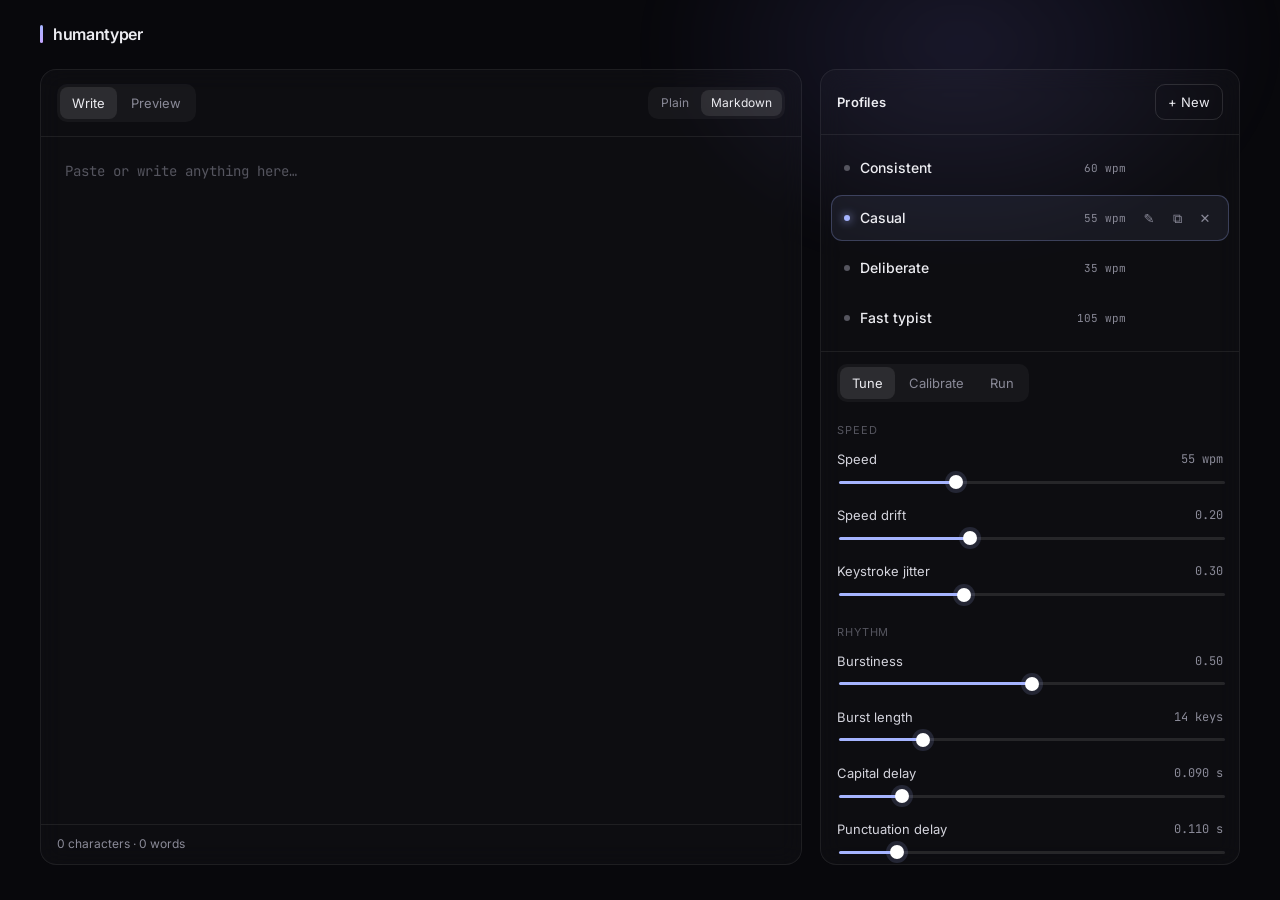
<file: index.html>
<!doctype html>
<html lang="en">
<head>
  <meta charset="utf-8">
  <meta name="viewport" content="width=device-width, initial-scale=1">
  <title>humantyper</title>
  <meta name="description" content="Paste text, tune a typing profile, calibrate it to your own rhythm and preview it typing.">
  <link rel="icon" href="data:image/svg+xml,%3Csvg xmlns='http://www.w3.org/2000/svg' viewBox='0 0 32 32'%3E%3Crect width='32' height='32' rx='9' fill='%2311111a'/%3E%3Crect x='14' y='8' width='4' height='16' rx='2' fill='%23a5b4ff'/%3E%3C/svg%3E">
  <link rel="preconnect" href="https://fonts.googleapis.com">
  <link rel="preconnect" href="https://fonts.gstatic.com" crossorigin>
  <link href="https://fonts.googleapis.com/css2?family=Inter:wght@400;500;600&family=JetBrains+Mono:wght@400;500&display=swap" rel="stylesheet">
  <link rel="stylesheet" href="styles.css">
</head>
<body>
  <div class="glow" aria-hidden="true"></div>

  <header class="top">
    <div class="brand"><span class="caret"></span>humantyper</div>
  </header>

  <main class="layout">
    <!-- ============================================================ text -->
    <section class="pane text-pane" aria-label="Text">
      <div class="pane-head">
        <div class="seg" role="tablist" id="viewTabs">
          <button class="on" data-view="write" role="tab">Write</button>
          <button data-view="preview" role="tab">Preview</button>
        </div>
        <div class="seg small" id="formatTabs" title="How the text is read">
          <button data-format="plain">Plain</button>
          <button data-format="markdown">Markdown</button>
        </div>
      </div>
      <div class="pane-body">
        <textarea id="text" spellcheck="false" placeholder="Paste or write anything here…"></textarea>
        <div id="preview" class="doc" hidden></div>
      </div>
      <div class="pane-foot">
        <span id="counts">0 characters · 0 words</span>
        <span id="estimate"></span>
      </div>
    </section>

    <!-- ============================================================ profiles -->
    <aside class="pane profile-pane" aria-label="Typing profiles">
      <div class="pane-head">
        <h2>Profiles</h2>
        <button class="ghost" id="newProfile" title="New profile">+ New</button>
      </div>
      <ul class="profiles" id="profileList"></ul>

      <div class="seg tabs" role="tablist" id="profileTabs">
        <button class="on" data-tab="tune" role="tab">Tune</button>
        <button data-tab="calibrate" role="tab">Calibrate</button>
        <button data-tab="run" role="tab">Run</button>
      </div>

      <!-- tune -->
      <div class="tab" id="tab-tune"></div>

      <!-- calibrate -->
      <div class="tab" id="tab-calibrate" hidden>
        <p class="hint">Type the prompt at your natural pace and fix mistakes the way you normally would. Your rhythm is measured only in this box and stays in your browser.</p>
        <div class="chips" id="promptChips"></div>
        <div class="prompt" id="promptView"></div>
        <textarea id="calInput" class="cal-input" spellcheck="false" autocomplete="off" placeholder="Start typing the prompt…"></textarea>
        <div class="row between">
          <span class="muted" id="calLive">Timing starts with your first key.</span>
          <button class="ghost" id="calRestart">Restart</button>
        </div>
        <div class="cal-data">
          <div class="meter"><span id="calMeter"></span></div>
          <div class="row between">
            <span class="muted" id="calStats">No sessions yet</span>
            <button class="ghost danger" id="calClear">Clear</button>
          </div>
          <button class="primary" id="calApply" disabled>Update profile from calibration</button>
          <p class="muted small" id="calResult"></p>
        </div>
      </div>

      <!-- run -->
      <div class="tab" id="tab-run" hidden>
        <div class="mock">
          <div class="mock-bar"><i></i><i></i><i></i><span>Untitled document</span></div>
          <div class="mock-doc doc" id="mockDoc"></div>
        </div>
        <div class="row between">
          <div class="row">
            <button class="primary icon" id="runPlay" title="Play">Play</button>
            <button class="ghost" id="runRestart">Restart</button>
          </div>
          <div class="seg small" id="runSpeed">
            <button class="on" data-speed="1">1×</button>
            <button data-speed="2">2×</button>
            <button data-speed="4">4×</button>
          </div>
        </div>
        <div class="stats">
          <div><b id="runWpm">–</b><span>wpm</span></div>
          <div><b id="runPct">0%</b><span>progress</span></div>
          <div><b id="runFix">0</b><span>fixes</span></div>
        </div>
        <div class="progress"><span id="runBar"></span></div>

        <div class="gdoc">
          <div class="row between">
            <h3>Type into Google Docs</h3>
            <span class="pill" id="gdocHelper">checking…</span>
          </div>
          <label class="typing-as">
            <span>Typing as</span>
            <select id="gdocProfile"></select>
          </label>
          <p class="muted" id="gdocProfileInfo"></p>
          <p class="hint" id="gdocHint">Open your Google Doc in another tab and click where the text should go. Then press the button: it switches to your doc and starts typing after 3 seconds. Press <b>Esc</b> in the doc, or Stop here, to stop.</p>
          <div class="row">
            <button class="primary" id="gdocStart">Type into Google Doc</button>
            <button class="ghost" id="gdocStop" hidden>Stop</button>
          </div>
          <p class="muted" id="gdocStatus"></p>
        </div>
      </div>
    </aside>
  </main>

  <script src="js/engine.js"></script>
  <script src="js/markdown.js"></script>
  <script src="js/calibration.js"></script>
  <script src="js/docs.js"></script>
  <script src="js/app.js"></script>
</body>
</html>
</file>
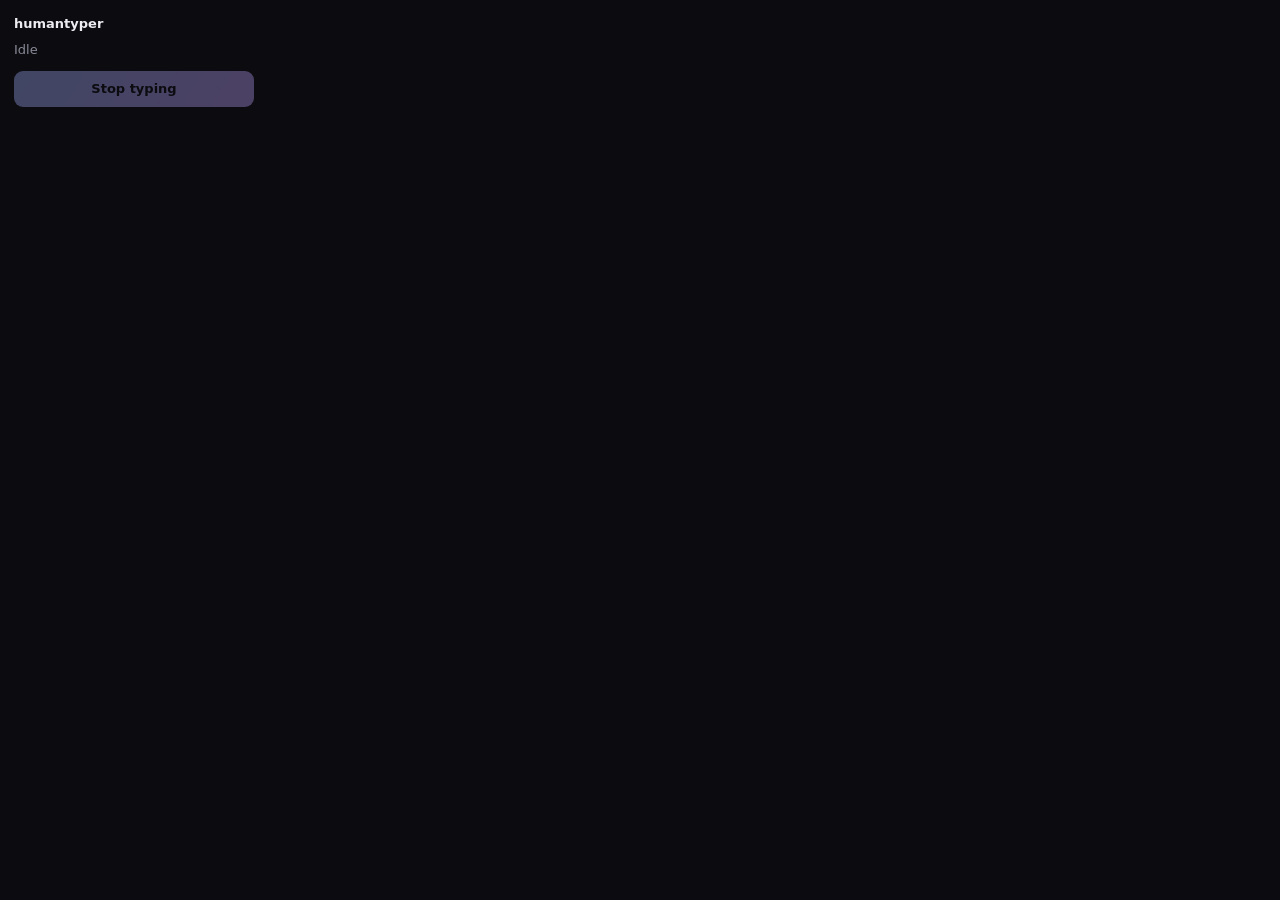
<file: extension/popup.html>
<!doctype html>
<html><head><meta charset="utf-8">
<style>
  body { margin: 0; width: 240px; padding: 14px; background: #0b0b10; color: #ececf1; font: 13px/1.5 system-ui, sans-serif; }
  b { font-weight: 600; } p { margin: 6px 0 12px; color: #8a8a98; }
  button { width: 100%; padding: 8px; border: 0; border-radius: 9px; font: inherit; font-weight: 600; cursor: pointer;
    background: linear-gradient(120deg, #a5b4ff, #c4a5ff); color: #0b0b12; }
  button:disabled { opacity: .35; cursor: default; }
</style></head>
<body>
  <b>humantyper</b>
  <p id="s">Idle</p>
  <button id="stop" disabled>Stop typing</button>
  <script src="popup.js"></script>
</body></html>
</file>
<file: styles.css>
:root {
  --bg: #08080c;
  --pane: rgba(255, 255, 255, 0.025);
  --pane-2: rgba(255, 255, 255, 0.045);
  --line: rgba(255, 255, 255, 0.07);
  --line-2: rgba(255, 255, 255, 0.12);
  --text: #ececf1;
  --muted: #8a8a98;
  --faint: #55555f;
  --accent: #a5b4ff;
  --accent-2: #c4a5ff;
  --good: #7ee0b5;
  --bad: #ff8a9a;
  --radius: 16px;
  --sans: "Inter", system-ui, -apple-system, "Segoe UI", sans-serif;
  --mono: "JetBrains Mono", ui-monospace, "SF Mono", Menlo, monospace;
}

* { box-sizing: border-box; }
html, body { height: 100%; }
body {
  margin: 0;
  background: var(--bg);
  color: var(--text);
  font: 14px/1.55 var(--sans);
  -webkit-font-smoothing: antialiased;
  overflow-x: hidden;
}
.glow {
  position: fixed; inset: -30vh -10vw auto auto; width: 70vw; height: 70vh; pointer-events: none;
  background: radial-gradient(closest-side, rgba(140, 130, 255, 0.13), transparent 70%);
  filter: blur(20px); z-index: 0;
}
button { font: inherit; color: inherit; cursor: pointer; }
[hidden] { display: none !important; }

/* ------------------------------------------------------------ header */
.top {
  position: relative; z-index: 1;
  display: flex; align-items: center; justify-content: space-between;
  padding: 22px clamp(16px, 4vw, 40px) 6px;
}
.brand { display: flex; align-items: center; gap: 10px; font-weight: 600; letter-spacing: -0.02em; font-size: 16px; }
.caret {
  width: 3px; height: 18px; border-radius: 2px;
  background: linear-gradient(var(--accent), var(--accent-2));
  animation: blink 1.1s steps(2, start) infinite;
}
@keyframes blink { to { visibility: hidden; } }

/* ------------------------------------------------------------ layout */
.layout {
  position: relative; z-index: 1;
  display: grid; grid-template-columns: minmax(0, 1fr) 420px; gap: 18px;
  padding: 16px clamp(16px, 4vw, 40px) 32px;
  height: calc(100vh - 56px); min-height: 640px;
}
@media (max-width: 980px) {
  .layout { grid-template-columns: 1fr; height: auto; }
  .layout .text-pane { min-height: 60vh; }
  .layout .profile-pane { overflow: visible; }
}
.pane {
  display: flex; flex-direction: column; min-height: 0;
  background: var(--pane); border: 1px solid var(--line); border-radius: var(--radius);
  backdrop-filter: blur(12px);
}
.pane-head {
  display: flex; align-items: center; justify-content: space-between; gap: 12px;
  padding: 14px 16px; border-bottom: 1px solid var(--line);
}
.pane-head h2 { margin: 0; font-size: 13px; font-weight: 600; letter-spacing: 0.02em; }
.pane-body { position: relative; flex: 1; min-height: 0; display: flex; }
.pane-foot {
  display: flex; justify-content: space-between; gap: 12px; flex-wrap: wrap;
  padding: 10px 16px; border-top: 1px solid var(--line); color: var(--muted); font-size: 12px;
}

/* ------------------------------------------------------------ controls */
.seg { display: inline-flex; padding: 3px; gap: 2px; background: rgba(255,255,255,0.04); border-radius: 10px; }
.seg button {
  border: 0; background: transparent; color: var(--muted);
  padding: 6px 12px; border-radius: 8px; font-size: 13px; transition: color .15s, background .15s;
}
.seg button:hover { color: var(--text); }
.seg button.on { background: rgba(255,255,255,0.09); color: var(--text); }
.seg.small button { padding: 4px 10px; font-size: 12px; }

.ghost, .primary {
  border-radius: 10px; padding: 7px 12px; font-size: 13px; border: 1px solid var(--line-2);
  background: transparent; transition: border-color .15s, background .15s, opacity .15s;
}
.ghost:hover { border-color: rgba(255,255,255,0.25); background: rgba(255,255,255,0.03); }
.ghost.danger:hover { border-color: rgba(255,138,154,0.5); color: var(--bad); }
.primary {
  border: 0; color: #0b0b12; font-weight: 600;
  background: linear-gradient(120deg, var(--accent), var(--accent-2));
}
.primary:hover { opacity: 0.9; }
.primary:disabled { opacity: 0.35; cursor: default; }
.row { display: flex; align-items: center; gap: 8px; }
.between { justify-content: space-between; }
.muted { color: var(--muted); font-size: 12px; }
.small { font-size: 12px; }

/* ------------------------------------------------------------ text */
#text, .doc {
  flex: 1; width: 100%; min-height: 0; overflow: auto;
  padding: 22px 24px; background: transparent; border: 0; outline: 0; resize: none;
  color: var(--text);
}
#text { font: 14px/1.75 var(--mono); }
#text::placeholder { color: var(--faint); }
.doc { font: 15px/1.7 var(--sans); }
.doc h1, .doc h2, .doc h3 { margin: 0.2em 0 0.4em; letter-spacing: -0.02em; line-height: 1.25; }
.doc h1 { font-size: 1.8em; } .doc h2 { font-size: 1.4em; } .doc h3 { font-size: 1.15em; }
.doc p { margin: 0 0 0.8em; min-height: 1.2em; }
.doc .li { display: flex; gap: 0.6em; margin: 0.15em 0; }
.doc .mk { color: var(--muted); min-width: 1em; }
.doc blockquote { margin: 0.4em 0 0.8em; padding-left: 14px; border-left: 2px solid var(--accent); color: #c9c9d6; }
.doc pre, .doc code { font-family: var(--mono); font-size: 0.88em; background: rgba(255,255,255,0.05); border-radius: 6px; }
.doc pre { padding: 8px 12px; margin: 0 0 0.3em; white-space: pre-wrap; }
.doc code { padding: 1px 5px; }
.doc pre code { background: none; padding: 0; }
.doc hr { border: 0; border-top: 1px solid var(--line-2); margin: 1.2em 0; }
.doc .cursor {
  display: inline-block; width: 2px; height: 1.15em; margin-left: 1px; vertical-align: -0.2em;
  background: var(--accent); animation: blink 1.1s steps(2, start) infinite;
}
.doc .empty { color: var(--faint); }

/* ------------------------------------------------------------ profiles */
.profile-pane { overflow: hidden; }
.profiles { list-style: none; margin: 0; padding: 10px; display: flex; flex-direction: column; gap: 4px;
  max-height: 220px; overflow: auto; border-bottom: 1px solid var(--line); }
.profile {
  display: flex; align-items: center; gap: 10px; padding: 9px 10px 9px 12px; border-radius: 11px;
  border: 1px solid transparent; cursor: pointer; transition: background .15s, border-color .15s;
}
.profile:hover { background: rgba(255,255,255,0.03); }
.profile.active { background: rgba(165,180,255,0.07); border-color: rgba(165,180,255,0.25); }
.profile .dot { width: 6px; height: 6px; border-radius: 50%; background: var(--faint); flex: none; }
.profile.active .dot { background: var(--accent); box-shadow: 0 0 10px var(--accent); }
.profile .name { flex: 1; min-width: 0; overflow: hidden; text-overflow: ellipsis; white-space: nowrap; font-weight: 500; }
.profile input.name {
  font: inherit; color: var(--text); background: rgba(255,255,255,0.06); border: 1px solid var(--line-2);
  border-radius: 7px; padding: 2px 6px; outline: 0;
}
.profile .tag { font: 11px var(--mono); color: var(--muted); }
.profile .acts { display: flex; gap: 2px; opacity: 0; transition: opacity .15s; }
.profile:hover .acts, .profile.active .acts { opacity: 1; }
.profile .acts button {
  border: 0; background: transparent; color: var(--muted); width: 26px; height: 26px; border-radius: 7px;
  display: grid; place-items: center; font-size: 13px;
}
.profile .acts button:hover { background: rgba(255,255,255,0.07); color: var(--text); }
.profile .acts button.confirm { width: auto; padding: 0 8px; color: var(--bad); font-size: 12px; }

.tabs { margin: 12px 16px 0; align-self: flex-start; }
.tab { flex: 1; min-height: 0; overflow: auto; padding: 14px 16px 18px; display: flex; flex-direction: column; gap: 12px; }
.tab > * { flex-shrink: 0; }

/* tune */
.group-title { font-size: 11px; letter-spacing: 0.08em; text-transform: uppercase; color: var(--faint); margin: 6px 0 -2px; }
.param { display: grid; grid-template-columns: 1fr auto; gap: 2px 10px; align-items: center; }
.param label { font-size: 13px; color: #d4d4dd; }
.param output { font: 12px var(--mono); color: var(--muted); }
.param input { grid-column: 1 / -1; }
input[type="range"] { -webkit-appearance: none; appearance: none; width: 100%; height: 18px; background: transparent; }
input[type="range"]::-webkit-slider-runnable-track { height: 3px; border-radius: 3px;
  background: linear-gradient(90deg, var(--accent) var(--p, 50%), rgba(255,255,255,0.1) var(--p, 50%)); }
input[type="range"]::-moz-range-track { height: 3px; border-radius: 3px; background: rgba(255,255,255,0.1); }
input[type="range"]::-moz-range-progress { height: 3px; border-radius: 3px; background: var(--accent); }
input[type="range"]::-webkit-slider-thumb { -webkit-appearance: none; width: 14px; height: 14px; margin-top: -5.5px;
  border-radius: 50%; background: #fff; box-shadow: 0 0 0 4px rgba(165,180,255,0.15); }
input[type="range"]::-moz-range-thumb { width: 14px; height: 14px; border: 0; border-radius: 50%; background: #fff; }

/* calibrate */
.hint { margin: 0; color: var(--muted); font-size: 12.5px; }
.chips { display: flex; gap: 6px; flex-wrap: wrap; }
.chips button { border: 1px solid var(--line-2); background: transparent; color: var(--muted);
  border-radius: 999px; padding: 3px 11px; font-size: 12px; }
.chips button.on { color: var(--text); border-color: rgba(165,180,255,0.45); background: rgba(165,180,255,0.08); }
.chips button.done::after { content: " ✓"; color: var(--good); }
.prompt { font: 13.5px/1.7 var(--mono); padding: 12px 14px; border-radius: 12px; background: rgba(255,255,255,0.03); color: var(--faint); }
.prompt .ok { color: var(--text); }
.prompt .bad { color: var(--bad); background: rgba(255,138,154,0.12); border-radius: 3px; }
.prompt .next { color: var(--text); border-bottom: 1px solid var(--accent); }
.cal-input {
  font: 13.5px/1.7 var(--mono); color: var(--text); min-height: 96px; resize: vertical;
  padding: 12px 14px; border-radius: 12px; border: 1px solid var(--line-2); background: rgba(0,0,0,0.25); outline: 0;
}
.cal-input:focus { border-color: rgba(165,180,255,0.5); }
.cal-data { display: flex; flex-direction: column; gap: 10px; padding-top: 12px; border-top: 1px solid var(--line); }
.meter, .progress { height: 4px; border-radius: 4px; background: rgba(255,255,255,0.07); overflow: hidden; }
.meter span, .progress span { display: block; height: 100%; width: 0; border-radius: 4px;
  background: linear-gradient(90deg, var(--accent), var(--accent-2)); transition: width .25s; }

/* run */
.mock { border: 1px solid var(--line-2); border-radius: 14px; overflow: hidden; background: #0e0e14;
  box-shadow: 0 20px 50px -20px rgba(0,0,0,0.6); display: flex; flex-direction: column; }
.mock-bar { display: flex; align-items: center; gap: 6px; padding: 10px 12px; border-bottom: 1px solid var(--line); }
.mock-bar i { width: 10px; height: 10px; border-radius: 50%; background: #2b2b35; }
.mock-bar span { margin-left: 8px; font-size: 12px; color: var(--muted); }
.mock-doc { height: 260px; flex: none; padding: 18px 20px; font-size: 14px; }
.stats { display: grid; grid-template-columns: repeat(3, 1fr); gap: 8px; }
.stats div { padding: 10px 12px; border-radius: 12px; background: rgba(255,255,255,0.03); display: flex; flex-direction: column; }
.stats b { font: 500 18px var(--mono); letter-spacing: -0.02em; }
.stats span { font-size: 11px; color: var(--muted); }

/* google docs */
.gdoc { display: flex; flex-direction: column; gap: 10px; padding-top: 14px; margin-top: 2px; border-top: 1px solid var(--line); }
.gdoc h3 { margin: 0; font-size: 13px; font-weight: 600; }
.gdoc .hint b { color: var(--text); font-weight: 500; }
.typing-as { display: flex; align-items: center; gap: 10px; font-size: 13px; color: var(--muted); }
.typing-as select {
  flex: 1; font: inherit; color: var(--text); background: rgba(255,255,255,0.05); border: 1px solid var(--line-2);
  border-radius: 10px; padding: 7px 10px; outline: 0; cursor: pointer;
}
.typing-as select:focus { border-color: rgba(165,180,255,0.5); }
.typing-as option { background: #14141c; }
.pill { font-size: 11px; padding: 2px 9px; border-radius: 999px; border: 1px solid var(--line-2); color: var(--muted); }
.pill.ok { color: var(--good); border-color: rgba(126,224,181,0.35); }
.pill.off { color: var(--bad); border-color: rgba(255,138,154,0.35); }
.hint a { color: var(--accent); }

::-webkit-scrollbar { width: 8px; height: 8px; }
::-webkit-scrollbar-thumb { background: rgba(255,255,255,0.08); border-radius: 8px; }
::selection { background: rgba(165,180,255,0.3); }
</file>
